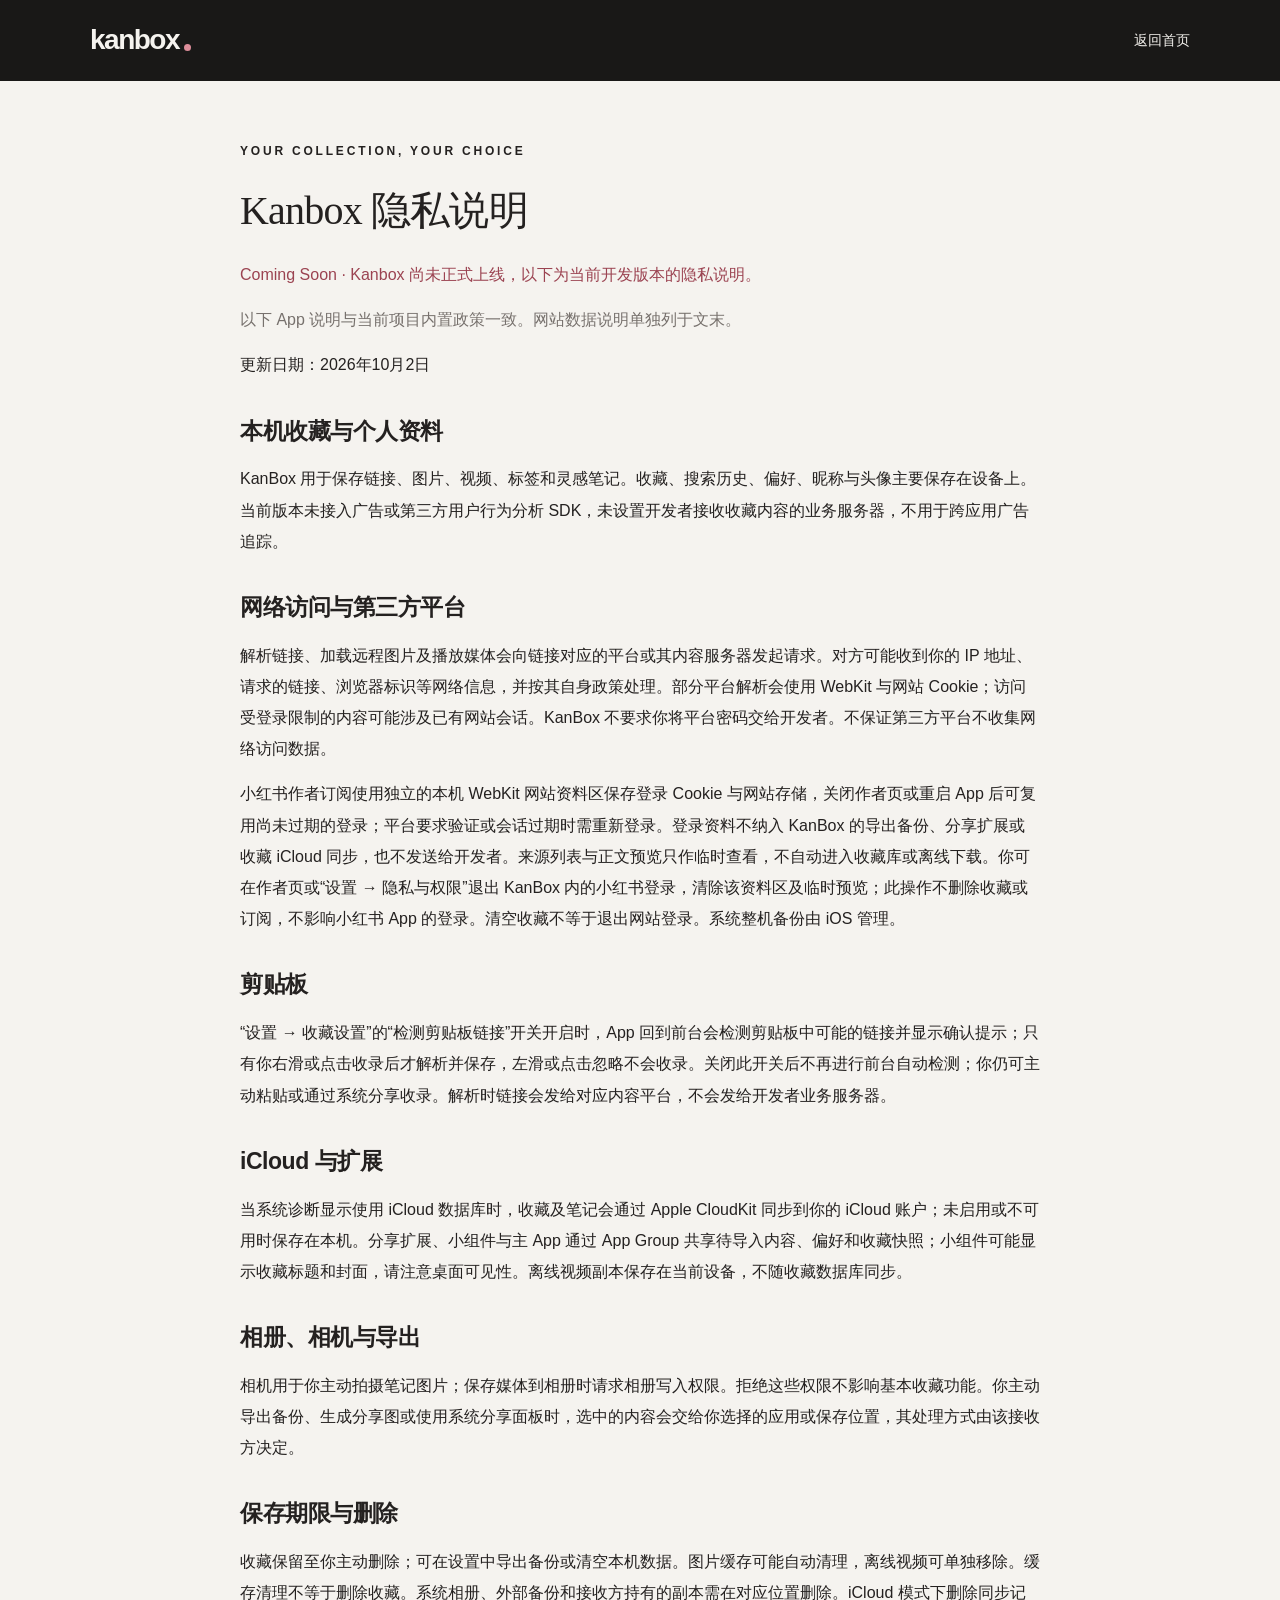
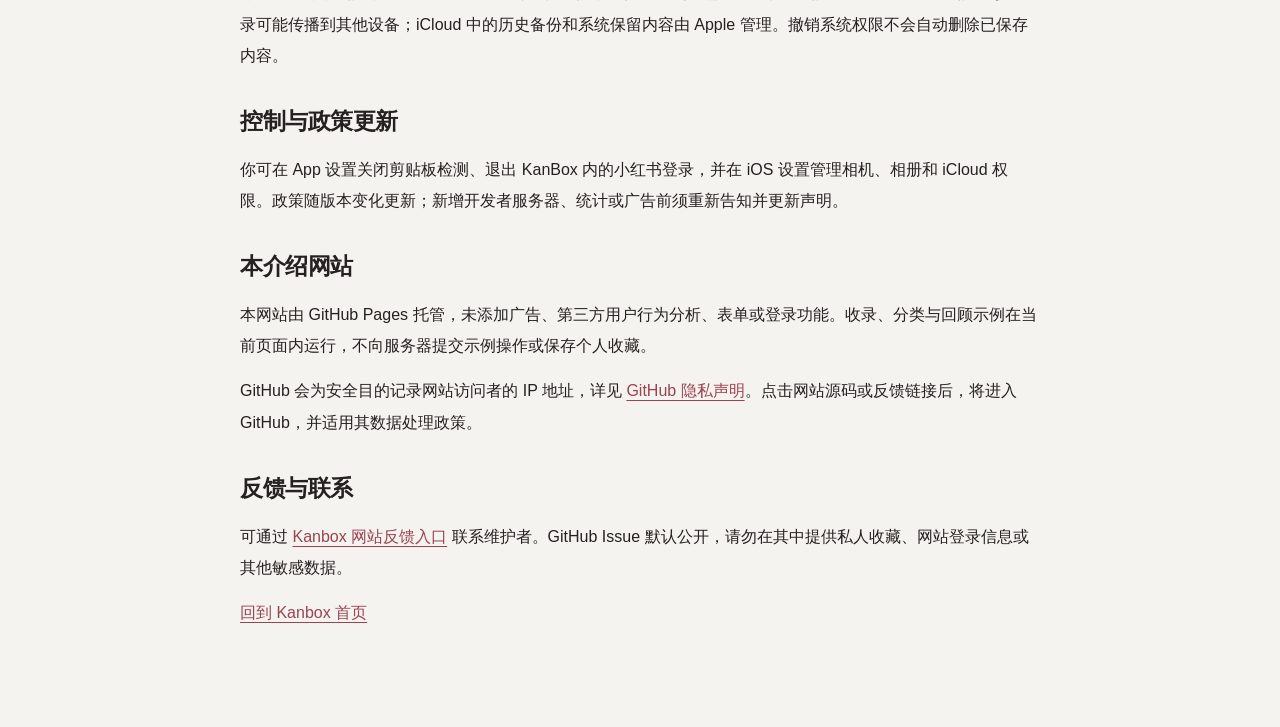
<file: site/privacy.html>
<!doctype html><html lang="zh-CN"><head><meta charset="utf-8"><meta name="viewport" content="width=device-width,initial-scale=1"><meta name="theme-color" content="#191817"><title>隐私说明 · Kanbox</title><meta name="description" content="了解 Kanbox App 的本机数据、网络访问、剪贴板、iCloud、媒体与备份，以及介绍网站的数据处理。"><link rel="canonical" href="{{SITE_URL}}/privacy.html"><link rel="icon" href="assets/favicon.svg" type="image/svg+xml"><link rel="stylesheet" href="styles.css"></head><body><a class="skip-link" href="#privacy">跳到正文</a><header class="legal-header"><div class="wrap"><a class="brand" href="index.html">kanbox<span class="brand-dot" aria-hidden="true"></span></a><a href="index.html">返回首页</a></div></header><main class="legal-main wrap" id="privacy"><span class="eyebrow">YOUR COLLECTION, YOUR CHOICE</span><h1>Kanbox 隐私说明</h1>
    <p class="legal-launch-note">Coming Soon · Kanbox 尚未正式上线，以下为当前开发版本的隐私说明。</p><p class="legal-intro">以下 App 说明与当前项目内置政策一致。网站数据说明单独列于文末。</p><p>更新日期：2026年10月2日</p><h2>本机收藏与个人资料</h2><p>KanBox 用于保存链接、图片、视频、标签和灵感笔记。收藏、搜索历史、偏好、昵称与头像主要保存在设备上。当前版本未接入广告或第三方用户行为分析 SDK，未设置开发者接收收藏内容的业务服务器，不用于跨应用广告追踪。</p><h2>网络访问与第三方平台</h2><p>解析链接、加载远程图片及播放媒体会向链接对应的平台或其内容服务器发起请求。对方可能收到你的 IP 地址、请求的链接、浏览器标识等网络信息，并按其自身政策处理。部分平台解析会使用 WebKit 与网站 Cookie；访问受登录限制的内容可能涉及已有网站会话。KanBox 不要求你将平台密码交给开发者。不保证第三方平台不收集网络访问数据。</p><p>小红书作者订阅使用独立的本机 WebKit 网站资料区保存登录 Cookie 与网站存储，关闭作者页或重启 App 后可复用尚未过期的登录；平台要求验证或会话过期时需重新登录。登录资料不纳入 KanBox 的导出备份、分享扩展或收藏 iCloud 同步，也不发送给开发者。来源列表与正文预览只作临时查看，不自动进入收藏库或离线下载。你可在作者页或“设置 → 隐私与权限”退出 KanBox 内的小红书登录，清除该资料区及临时预览；此操作不删除收藏或订阅，不影响小红书 App 的登录。清空收藏不等于退出网站登录。系统整机备份由 iOS 管理。</p><h2>剪贴板</h2><p>“设置 → 收藏设置”的“检测剪贴板链接”开关开启时，App 回到前台会检测剪贴板中可能的链接并显示确认提示；只有你右滑或点击收录后才解析并保存，左滑或点击忽略不会收录。关闭此开关后不再进行前台自动检测；你仍可主动粘贴或通过系统分享收录。解析时链接会发给对应内容平台，不会发给开发者业务服务器。</p><h2>iCloud 与扩展</h2><p>当系统诊断显示使用 iCloud 数据库时，收藏及笔记会通过 Apple CloudKit 同步到你的 iCloud 账户；未启用或不可用时保存在本机。分享扩展、小组件与主 App 通过 App Group 共享待导入内容、偏好和收藏快照；小组件可能显示收藏标题和封面，请注意桌面可见性。离线视频副本保存在当前设备，不随收藏数据库同步。</p><h2>相册、相机与导出</h2><p>相机用于你主动拍摄笔记图片；保存媒体到相册时请求相册写入权限。拒绝这些权限不影响基本收藏功能。你主动导出备份、生成分享图或使用系统分享面板时，选中的内容会交给你选择的应用或保存位置，其处理方式由该接收方决定。</p><h2>保存期限与删除</h2><p>收藏保留至你主动删除；可在设置中导出备份或清空本机数据。图片缓存可能自动清理，离线视频可单独移除。缓存清理不等于删除收藏。系统相册、外部备份和接收方持有的副本需在对应位置删除。iCloud 模式下删除同步记录可能传播到其他设备；iCloud 中的历史备份和系统保留内容由 Apple 管理。撤销系统权限不会自动删除已保存内容。</p><h2>控制与政策更新</h2><p>你可在 App 设置关闭剪贴板检测、退出 KanBox 内的小红书登录，并在 iOS 设置管理相机、相册和 iCloud 权限。政策随版本变化更新；新增开发者服务器、统计或广告前须重新告知并更新声明。</p><h2>本介绍网站</h2><p>本网站由 GitHub Pages 托管，未添加广告、第三方用户行为分析、表单或登录功能。收录、分类与回顾示例在当前页面内运行，不向服务器提交示例操作或保存个人收藏。</p><p>GitHub 会为安全目的记录网站访问者的 IP 地址，详见 <a href="https://docs.github.com/en/site-policy/privacy-policies/github-general-privacy-statement" target="_blank" rel="noopener noreferrer">GitHub 隐私声明</a>。点击网站源码或反馈链接后，将进入 GitHub，并适用其数据处理政策。</p><h2>反馈与联系</h2><p>可通过 <a href="https://github.com/sexyfeifan/kanbox-site/issues" target="_blank" rel="noopener noreferrer">Kanbox 网站反馈入口</a> 联系维护者。GitHub Issue 默认公开，请勿在其中提供私人收藏、网站登录信息或其他敏感数据。</p><p><a href="index.html">回到 Kanbox 首页</a></p></main></body></html>
</file>
<file: site/styles.css>
@charset "UTF-8";
:root{--ink:#242120;--paper:#f5f3ef;--white:#fdfcf9;--rose:#9b4351;--rose-light:#dc8d9a;--muted:#77716d;--line:#ded9d3;--dark:#191817;--serif:"Songti SC","Noto Serif CJK SC","STSong",serif;--sans:-apple-system,BlinkMacSystemFont,"Segoe UI","PingFang SC","Microsoft YaHei",sans-serif}
*{box-sizing:border-box}html{scroll-behavior:smooth;scroll-padding-top:96px}body{margin:0;color:var(--ink);background:var(--paper);font-family:var(--sans);font-size:16px;line-height:1.7;-webkit-font-smoothing:antialiased}button,a{-webkit-tap-highlight-color:transparent}button{font:inherit;cursor:pointer}button,a,summary{touch-action:manipulation}a{color:inherit;text-decoration:none}button:focus-visible,a:focus-visible,summary:focus-visible,[tabindex]:focus-visible{outline:3px solid var(--rose-light);outline-offset:6px}button:disabled{cursor:default}h1,h2,h3,p{margin:0}img{max-width:100%;display:block}ul{list-style:none;margin:0;padding:0}[hidden]{display:none!important}.wrap{max-width:1180px;margin:0 auto;padding:0 40px}.skip-link{position:fixed;top:-100px;left:20px;padding:10px 20px;background:var(--white);color:var(--ink);z-index:100}.skip-link:focus{top:10px}.site-header{height:82px;position:absolute;top:0;left:0;right:0;z-index:10;max-width:1380px;margin:auto;padding:0 40px;display:flex;align-items:center;justify-content:space-between;gap:24px;color:var(--paper);border-bottom:1px solid #ffffff12}.brand{display:inline-flex;align-items:center;gap:3px;font-size:28px;font-weight:850;letter-spacing:-1.5px;line-height:1.1}.brand-dot{width:7px;height:7px;border-radius:50%;background:var(--rose-light);align-self:flex-end;margin-bottom:5px;margin-left:2px}.site-header nav{display:flex;gap:30px;font-size:14px;color:#c0bab4}.site-header nav a:hover{color:white}.nav-cta{font-size:14px;padding:9px 20px;border:1px solid #ffffff45;border-radius:99px;white-space:nowrap}.nav-cta:hover{background:#ffffff14}.hero{background:var(--dark);color:var(--paper);position:relative;overflow:hidden;padding-top:118px;isolation:isolate}.hero:before{content:"";position:absolute;inset:0;z-index:-1;background:radial-gradient(ellipse at 80% 65%,#9b435126,transparent 50%),radial-gradient(ellipse at 35% 25%,#78645412,transparent 45%)}.hero-grain{position:absolute;inset:0;pointer-events:none;opacity:.07;background-image:url("data:image/svg+xml,%3Csvg viewBox='0 0 180 180' xmlns='http://www.w3.org/2000/svg'%3E%3Cfilter id='n'%3E%3CfeTurbulence type='fractalNoise' baseFrequency='.7' numOctaves='3' stitchTiles='stitch'/%3E%3C/filter%3E%3Crect width='100%25' height='100%25' opacity='.7' filter='url(%23n)'/%3E%3C/svg%3E");z-index:-1}.hero-top{display:flex;justify-content:space-between;align-items:center;gap:24px}.eyebrow{font-size:12px;letter-spacing:2.8px;font-weight:550}.availability{font-size:13px;color:#a49c95}.hero-word{font-family:Georgia,"Times New Roman",serif;font-size:clamp(120px,20vw,260px);line-height:1.1;letter-spacing:-.065em;position:relative;font-weight:400;padding-top:10px;padding-bottom:12px}.hero-word>span{font:16px var(--sans);letter-spacing:0;position:relative;top:-.9em;vertical-align:top;margin:35px 0 0 15px;display:inline-block;color:var(--rose-light)}.hero-main{display:grid;grid-template-columns:1fr 1fr;gap:20px;align-items:center;padding-top:20px;padding-bottom:36px}.hero-copy{position:relative;z-index:2;padding-bottom:50px}h1{font-family:var(--serif);font-size:clamp(36px,4vw,52px);line-height:1.4;font-weight:500;letter-spacing:-.02em}.accent-text{color:var(--rose-light)}.hero-copy>p{font-size:16px;color:#b7afa8;margin-top:25px;line-height:1.95}.hero-actions{display:flex;gap:30px;align-items:center;margin-top:34px}.button{display:inline-flex;justify-content:center;align-items:center;min-height:48px;padding:13px 25px;border:0;border-radius:99px;font-size:15px;font-weight:600;transition:background .2s,transform .2s}.button:hover{transform:translateY(-2px)}.button-light{background:var(--paper);color:var(--ink)}.button-light:hover{background:white}.button-rose{background:var(--rose);color:white}.button-rose:hover{background:#863443}.text-link{font-size:14px;border-bottom:1px solid #ffffff38;padding-bottom:3px}.text-link span{margin-left:9px;color:var(--rose-light)}.hero-bottom{display:flex;align-items:center;gap:15px;font-size:13px;color:#9d958e;margin-top:46px;letter-spacing:2px}.hero-bottom i{height:1px;width:24px;background:#645950}.hero-stage{height:528px;position:relative;display:flex;justify-content:center;align-items:flex-start}.phone{width:240px;padding:8px;border-radius:36px;background:linear-gradient(145deg,#77716b,#252321 25%,#38332f 75%,#716760);box-shadow:0 40px 65px #0006,0 0 0 1px #ffffff18;position:relative;z-index:3;transform:rotate(6deg)}.phone img{border-radius:29px;width:100%;height:auto}.phone-camera{width:67px;height:17px;background:#181716;border-radius:99px;position:absolute;top:14px;left:50%;transform:translateX(-50%);z-index:1}.floating-note{position:absolute;padding:16px;background:#eee9e1;color:var(--ink);width:185px;border-radius:13px;box-shadow:0 25px 55px #0006}.floating-left{left:0;top:65px;transform:rotate(-12deg);z-index:2}.floating-right{right:-4px;top:274px;transform:rotate(12deg);z-index:4;background:#efe0e0}.floating-note strong{display:block;font-family:var(--serif);font-size:18px;line-height:1.5;margin:10px 0}.tiny-label{font-size:12px;letter-spacing:1px;color:var(--muted)}.note-footer{font-size:11px;color:var(--muted)}.note-art{height:110px;margin-top:12px;border-radius:6px;position:relative;overflow:hidden}.art-arch{background:#b8a38d;position:relative;overflow:hidden}.art-arch:before{content:"";position:absolute;top:22%;bottom:0;left:18%;right:18%;border-radius:90px 90px 0 0;background:#ead6b9}.art-arch:after{content:"";position:absolute;top:32%;bottom:0;left:29%;right:29%;border-radius:90px 90px 0 0;background:linear-gradient(#597279 0 65%,#debb91 65%)}.art-arch i{position:absolute;z-index:1;width:35px;height:35px;border-radius:50%;background:#f1d6a6;left:50%;top:43%;transform:translateX(-50%)}.article-lines{display:flex;gap:6px;flex-direction:column;margin-top:16px;margin-bottom:16px}.article-lines i{display:block;height:4px;background:#9b435135;border-radius:4px;width:95%}.article-lines i:nth-child(2){width:80%}.article-lines i:nth-child(3){width:65%}.stage-caption{position:absolute;bottom:0;left:50%;transform:translateX(-50%);font-size:11px;color:#a69b91;white-space:nowrap;letter-spacing:.5px}.hero-foot{padding-top:25px;padding-bottom:25px;border-top:1px solid #ffffff1a;display:flex;justify-content:space-between;gap:20px;font-size:13px;color:#9d958e}.hero-foot a{font-size:10px;letter-spacing:1.5px}.hero-foot a span{font-size:17px;margin-left:15px;color:var(--paper)}.platform-strip{padding:39px 0;background:#ece8e2;border-bottom:1px solid var(--line)}.platform-strip>.wrap{display:flex;align-items:center;gap:60px}.platform-strip p{font-size:15px;line-height:1.8;flex-shrink:0;color:#71665e}.platform-strip strong{color:var(--ink);font-weight:500}.platform-strip ul{display:flex;flex-wrap:wrap;gap:13px 24px;align-items:center;font-size:16px;font-weight:550;color:#5c5550}.section{padding-top:105px;padding-bottom:105px}.section-label{display:flex;justify-content:space-between;gap:20px;font-size:12px;letter-spacing:1.8px;color:var(--muted);border-top:1px solid var(--line);padding-top:22px;margin-bottom:54px}.section-label span:first-child{color:var(--rose);font-weight:600}.split{display:grid;grid-template-columns:1fr 1fr;gap:90px;align-items:center}h2{font-family:var(--serif);font-weight:500;font-size:clamp(32px,4vw,48px);line-height:1.45;letter-spacing:-.02em}.section-copy>p{margin-top:24px;max-width:460px;color:var(--muted);line-height:1.9;font-size:16px}.feature-lines{margin-top:32px}.feature-lines>div{display:flex;gap:20px;padding:21px 0;border-bottom:1px solid var(--line)}.feature-lines>div:last-child{border-bottom:0}.line-number{color:var(--rose);font-size:11px;padding-top:3px}.feature-lines h3{font-size:17px;font-weight:550}.feature-lines p{font-size:14px;line-height:1.8;color:var(--muted);margin-top:7px}.demo-surface{background:var(--white);border:1px solid var(--line);padding:28px;border-radius:18px;box-shadow:0 20px 60px #2b24230a}.demo-top{display:flex;justify-content:space-between;align-items:center;gap:20px;margin-bottom:35px;color:var(--muted);font-size:11px}.mini-brand{font-size:25px;letter-spacing:-1.3px;font-weight:850;color:var(--ink)}.save-input{display:flex;align-items:center;gap:13px;padding:18px 13px;border:1px solid var(--line);border-radius:12px;background:var(--paper)}.save-input>div{flex:1;min-width:0}.save-input>div>span{font-size:11px;color:var(--muted);display:block}.save-input strong{font-size:15px;font-weight:500}.link-icon{font-size:22px;color:var(--rose)}.source-pill{font-size:11px;padding:3px 9px;border-radius:99px;background:#e9e4de;color:#77716d}.flow-line{height:70px;display:flex;flex-direction:column;align-items:center;justify-content:center;gap:4px;font-size:10px;color:var(--muted)}.flow-line i{width:1px;height:12px;background:#bbb3aa}.saved-preview{border:1px solid var(--line);border-radius:14px;overflow:hidden}.saved-preview>.note-art{margin-top:0;height:158px;border-radius:0}.saved-preview>div:last-child{padding:22px}.saved-preview h3{font-family:var(--serif);font-size:24px;font-weight:500;margin-top:5px}.saved-preview p{font-size:13px;line-height:1.8;color:var(--muted);margin:12px 0 14px}.tag{display:inline-block;padding:3px 11px;border-radius:99px;background:#9b435110;font-size:11px;color:var(--rose)}.demo-save{display:flex;width:100%;margin-top:24px}.demo-save.saved{background:#393633}.demo-status{text-align:center;color:var(--muted);font-size:11px;min-height:2.7em;line-height:1.7;margin-top:13px}.organize-section{background:#ece8e2}.section-heading{display:grid;grid-template-columns:1.1fr 1fr;gap:100px;align-items:end;margin-bottom:50px}.section-heading p{color:var(--muted);font-size:16px;line-height:1.9}.section-heading .muted{margin-top:14px;font-size:14px}.library-demo{background:var(--white);padding:28px;border:1px solid var(--line);border-radius:18px;box-shadow:0 30px 70px #3029200a}.library-toolbar{display:flex;justify-content:space-between;align-items:center;gap:24px}.library-toolbar>div{display:flex;gap:18px;align-items:baseline}.library-subtitle{font-size:12px;color:var(--muted)}.demo-badge{font-size:10px;color:var(--muted);border:1px solid var(--line);border-radius:99px;padding:3px 11px}.library-tabs{display:flex;gap:10px;margin:25px 0}.library-tabs button{background:transparent;border:1px solid var(--line);padding:8px 14px;font-size:13px;color:var(--muted);border-radius:99px;white-space:nowrap}.library-tabs button[aria-selected=true]{background:var(--ink);color:var(--white);border-color:var(--ink)}.library-tabs button span{opacity:.65;margin-left:7px;font-size:10px}.demo-grid{display:grid;grid-template-columns:repeat(3,minmax(0,1fr));gap:20px}.demo-card{border-radius:9px;background:var(--paper);overflow:hidden;border:1px solid #e6e1d9}.card-art,.card-quote{height:190px;position:relative;overflow:hidden}.art-circle{background:#d6c9a9;position:relative;overflow:hidden}.art-circle:before{content:"";position:absolute;width:140px;height:140px;top:20px;left:50%;transform:translateX(-50%);border-radius:50%;background:#f6ebd2}.art-circle i{position:absolute;bottom:0;left:28%;width:23%;height:45%;background:#917e60;border-radius:8px 8px 0 0}.art-circle b{position:absolute;bottom:20%;left:47%;height:1px;width:40%;background:#877152;transform:rotate(-35deg)}.art-window{background:#8b9c9c;position:relative;overflow:hidden}.art-window:before{content:"";position:absolute;inset:15% 20% -20%;background:#d9e4df;border:9px solid #b7c6bc;border-radius:70px 70px 0 0}.art-window:after{content:"";position:absolute;bottom:-36px;left:0;right:0;height:100px;border-radius:50%;background:#506c67;transform:rotate(12deg)}.art-window i{width:33px;height:33px;background:#ece8c9;position:absolute;left:42%;top:35%;border-radius:50%}.art-window b{position:absolute;z-index:1;top:17%;bottom:0;left:50%;width:5px;background:#b7c6bc}.card-quote{display:flex;align-items:center;justify-content:center;flex-direction:column;font:25px/1.7 var(--serif);letter-spacing:.5px;text-align:center}.card-quote span{font:9px/1.7 var(--sans);letter-spacing:2px;margin-top:16px;opacity:.55}.quote-rose{background:#e8c7c7;color:#693a44}.quote-dark{background:#303533;color:#e4e0d5}.quote-paper{background:#e2d6c0;color:#75634c}.demo-card-copy{padding:16px}.demo-card-copy>span{font-size:10px;color:var(--muted)}.demo-card-copy h3{font-size:16px;font-weight:500;line-height:1.6;margin-top:6px}.demo-card-copy p{font-size:11px;color:var(--rose);margin-top:8px}.demo-caption{font-size:11px;color:var(--muted);margin-top:21px;text-align:center;line-height:1.8}.organize-details{display:grid;grid-template-columns:repeat(3,1fr);gap:35px;margin-top:36px}.organize-details>div{padding-left:15px;border-left:2px solid #9b435150}.organize-details span{font-size:15px;font-weight:550}.organize-details p{font-size:13px;color:var(--muted);margin-top:6px}.media-grid{display:grid;grid-template-columns:repeat(4,1fr);gap:18px}.media-card{background:var(--white);border:1px solid var(--line);border-radius:12px;padding:27px 23px;display:flex;flex-direction:column}.media-symbol{display:block;height:63px;font-family:Georgia,serif;font-size:43px;line-height:1.3;color:var(--rose)}.media-card h3{font-size:17px;font-weight:550;margin-top:17px}.media-card p{font-size:14px;color:var(--muted);line-height:1.9;margin-top:14px;flex:1}.card-index{font-size:10px;letter-spacing:1.5px;color:var(--muted);margin-top:34px}.photo-symbol{height:38px;width:48px;border:2px solid var(--rose);border-radius:7px;margin-bottom:25px;position:relative;overflow:hidden;margin-top:3px}.photo-symbol:before{content:"";width:7px;height:7px;position:absolute;top:6px;right:8px;background:var(--rose);border-radius:50%}.photo-symbol:after{content:"";position:absolute;bottom:-14px;left:5px;width:30px;height:30px;background:var(--rose);transform:rotate(45deg);border-radius:3px}.play-symbol{font-family:var(--sans);font-size:33px;padding-top:4px}.share-symbol{font-family:var(--sans);font-size:46px}.section-note{font-size:12px;line-height:1.8;color:var(--muted);margin-top:24px}.rediscover-section{background:#e9dfdb}.rediscover-split{gap:110px}.revisit-stage{position:relative;text-align:center;padding:22px 20px 0}.revisit-stage>.tiny-label{letter-spacing:2px;font-size:11px}.revisit-card{background:var(--white);border:1px solid #dcd1ca;border-radius:13px;margin:25px auto 24px;padding:22px 22px 26px;text-align:left;max-width:340px;box-shadow:12px 13px 0 -2px #d5c8c0,0 20px 40px #3525180c;transform:rotate(-3deg);transition:transform .3s}.revisit-kicker{font-size:11px;color:var(--muted)}.revisit-art{height:205px;margin:16px 0 22px;border-radius:6px}.revisit-card h3{font-family:var(--serif);font-size:24px;line-height:1.5;font-weight:500}.revisit-card p{font-size:13px;color:var(--muted);margin:12px 0 17px;line-height:1.9}.revisit-button{background:transparent;border:0;border-bottom:1px solid #a78b80;font-size:13px;padding:10px 0;color:#7a514f}.revisit-button span{margin-left:18px;font-size:19px}.data-section h2{margin-bottom:42px}.data-grid{display:grid;grid-template-columns:repeat(3,1fr);gap:50px}.data-grid article{border-top:1px solid var(--line);padding-top:22px}.data-grid h3{font-size:17px;font-weight:550}.data-grid p{font-size:14px;color:var(--muted);line-height:1.9;margin-top:14px}.inline-link{display:inline-flex;gap:20px;border-bottom:1px solid #bba99d;font-size:13px;padding-bottom:5px;margin-top:30px;color:var(--rose)}.faq-section{background:#ece8e2}.faq-layout{display:grid;grid-template-columns:1fr 1.5fr;gap:100px}.faq-list details{border-bottom:1px solid #d4cdc5;padding:22px 0}.faq-list details:first-child{padding-top:0}.faq-list summary{font-size:16px;font-weight:500;cursor:pointer;list-style:none;position:relative;padding-right:32px}.faq-list summary::-webkit-details-marker{display:none}.faq-list summary:after{content:"+";position:absolute;right:0;top:0;color:var(--rose);font-size:22px;line-height:1.2;font-weight:300}.faq-list details[open] summary:after{content:"−"}.faq-list p{font-size:14px;line-height:1.9;color:var(--muted);margin-top:18px;padding-right:25px}.get-section{background:var(--dark);color:var(--paper);padding:95px 0 0;overflow:hidden;text-align:center;position:relative}.get-section:before{content:"";position:absolute;inset:0;background:radial-gradient(ellipse at center,#9b43511c,transparent 70%);pointer-events:none}.get-section>.wrap{position:relative;z-index:1}.get-section .eyebrow{color:var(--rose-light)}.get-section h2{font-size:clamp(40px,5vw,64px);margin:25px 0 20px}.get-section p{color:#a49c95;font-size:15px;margin-bottom:32px}.get-note{display:block;color:#8e857e;font-size:11px;margin-top:17px}.get-word{display:block;font-family:Georgia,serif;line-height:.78;font-size:clamp(140px,25vw,340px);letter-spacing:-.065em;margin-top:85px;color:#ffffff09;user-select:none}.site-footer{display:grid;grid-template-columns:1fr auto;gap:30px;padding-top:40px;padding-bottom:35px}.site-footer>div>p{font-size:12px;color:var(--muted);margin-top:13px}.footer-links{display:flex;gap:25px;align-items:center;font-size:12px;color:var(--muted)}.footer-links a:hover{color:var(--rose)}.copyright{grid-column:1/-1;font-size:11px;color:var(--muted);border-top:1px solid var(--line);padding-top:20px;margin-top:4px}.reveal{transition:opacity .6s,transform .6s}.motion-ready .reveal:not(.revealed){opacity:0;transform:translateY(18px)}.legal-main{padding-top:55px;padding-bottom:85px;max-width:880px}.legal-header{background:var(--dark);color:var(--paper);padding:25px 0}.legal-header>.wrap{display:flex;justify-content:space-between;align-items:center}.legal-header a:last-child{font-size:14px}.legal-main h1{font-size:40px;margin:20px 0}.legal-intro{color:var(--muted);margin-bottom:35px;font-size:14px}.legal-main h2{font:600 23px/1.6 var(--sans);margin:32px 0 14px}.legal-main p{font-size:16px;line-height:1.95;margin-bottom:14px}.legal-main a{color:var(--rose);text-decoration:underline;text-underline-offset:4px}
@media(min-width:1500px){.hero-word{font-size:260px}}
@media(max-width:1024px){.wrap{padding-left:30px;padding-right:30px}.hero-word{font-size:20vw}.hero-stage{height:485px}.phone{width:218px}.floating-note{width:157px;padding:13px}.floating-left{left:-8px}.floating-right{right:-4px;top:280px}.floating-note strong{font-size:16px}.hero-copy{padding-bottom:20px}.hero-main{gap:20px}.hero-actions{gap:20px}.split{gap:50px}.section-heading{gap:45px}.section{padding-top:80px;padding-bottom:80px}.platform-strip>.wrap{gap:40px}.platform-strip ul{gap:10px 20px}.media-grid{grid-template-columns:repeat(2,1fr)}.rediscover-split{gap:60px}.faq-layout{gap:55px}.card-art,.card-quote{height:160px}.card-quote{font-size:22px}}
@media(max-width:760px){html{scroll-padding-top:20px}.wrap{padding-left:24px;padding-right:24px}.site-header{height:72px;padding:0 24px;gap:15px}.site-header .brand{font-size:25px}.site-header nav{gap:18px;font-size:12px}.site-header nav a:nth-child(3),.site-header nav a:nth-child(4){display:none}.nav-cta{font-size:12px;padding:7px 13px}.hero{padding-top:104px}.hero-top .eyebrow{font-size:10px;letter-spacing:1.7px}.availability{font-size:10px}.hero-word{font-size:23vw;padding-top:16px;padding-bottom:14px;line-height:1.2}.hero-word>span{font-size:10px;margin:15px 0 0 8px;top:0}.hero-main{grid-template-columns:1fr;gap:18px;padding-top:16px;padding-bottom:22px}.hero-copy{padding:0}h1{font-size:35px;line-height:1.45}.hero-copy>p{font-size:14px;margin-top:19px;line-height:1.9;max-width:420px}.hero-actions{margin-top:25px;gap:24px}.hero-actions .button{padding:12px 20px;font-size:13px}.text-link{font-size:13px}.hero-bottom{margin-top:24px;font-size:11px;gap:13px}.hero-stage{height:490px;margin:22px auto 0;width:100%;max-width:450px}.phone{width:215px;transform:rotate(5deg)}.floating-left{left:0;top:65px;width:145px;transform:rotate(-13deg)}.floating-right{right:0;top:267px;width:145px}.floating-note strong{font-size:15px}.floating-note .tiny-label{font-size:10px}.floating-note .note-art{height:90px}.stage-caption{bottom:0;font-size:10px}.hero-foot{padding-top:20px;padding-bottom:20px;font-size:11px;gap:15px}.hero-foot a{font-size:9px;white-space:nowrap;letter-spacing:1px}.hero-foot a span{margin-left:5px}.platform-strip{padding:28px 0}.platform-strip>.wrap{display:block}.platform-strip p br{display:none}.platform-strip p{font-size:14px}.platform-strip strong{margin-left:7px}.platform-strip ul{margin-top:20px;gap:12px 21px;font-size:14px}.section{padding-top:65px;padding-bottom:65px}.section-label{margin-bottom:35px;font-size:10px;letter-spacing:1.2px;padding-top:16px}.split,.section-heading,.faq-layout{grid-template-columns:1fr;gap:35px}.section-copy>p{font-size:15px;margin-top:18px}.section-heading{margin-bottom:32px;gap:18px}.section-heading p{font-size:15px}.feature-lines{margin-top:22px}.feature-lines>div{padding:18px 0}.feature-lines h3{font-size:16px}.feature-lines p{font-size:13px}.demo-surface{padding:23px}.demo-top{margin-bottom:25px}.library-demo{padding:20px}.library-tabs{gap:7px;margin:23px 0}.library-tabs button{font-size:11px;padding:7px 10px}.library-tabs button span{margin-left:4px}.demo-grid{grid-template-columns:repeat(2,minmax(0,1fr));gap:12px}.card-art,.card-quote{height:145px}.card-quote{font-size:17px;letter-spacing:0}.card-quote span{font-size:7px;letter-spacing:1px}.demo-card-copy{padding:12px}.demo-card-copy h3{font-size:13px}.demo-card-copy p{font-size:10px}.demo-card-copy>span{font-size:9px}.demo-caption{font-size:10px;margin-top:18px}.organize-details{gap:17px;margin-top:25px;grid-template-columns:1fr}.organize-details>div{padding-left:13px}.organize-details p{margin-top:3px}.media-grid{gap:12px}.media-card{padding:22px 17px}.media-card h3{font-size:15px;margin-top:8px}.media-card p{font-size:13px;margin-top:11px}.card-index{font-size:9px;letter-spacing:1px;margin-top:24px}.section-note{font-size:11px}.rediscover-split .revisit-stage{order:2}.revisit-stage{padding:0 12px}.revisit-card{max-width:300px}.data-grid{grid-template-columns:1fr;gap:26px}.data-grid p{margin-top:10px}.faq-layout{gap:32px}.faq-layout h2 br{display:none}.faq-list summary{font-size:15px}.faq-list p{font-size:13px}.get-section{padding-top:65px}.get-section .eyebrow{font-size:10px;letter-spacing:1.5px}.get-section h2{margin-top:22px}.get-section p{font-size:14px}.get-word{margin-top:65px;font-size:25vw}.site-footer{grid-template-columns:1fr;gap:22px;padding-top:30px}.footer-links{flex-wrap:wrap;gap:24px;font-size:12px}.copyright{margin-top:3px}.legal-main{padding-top:30px;padding-bottom:50px}.legal-main h1{font-size:30px}.legal-main h2{font-size:20px}.legal-main p{font-size:15px}.desktop-only{display:none}}
@media(max-width:380px){.wrap{padding-left:20px;padding-right:20px}.site-header{padding-left:20px;padding-right:20px}.site-header nav{gap:12px}.hero-top .eyebrow{font-size:9px;letter-spacing:1.2px}.availability{font-size:9px}h1{font-size:31px}.hero-stage{height:455px}.phone{width:196px}.floating-note{width:125px;padding:11px}.floating-right{top:260px}.floating-note strong{font-size:13px}.hero-foot>span{max-width:170px}.hero-actions{gap:17px}.library-tabs{gap:5px}.library-tabs button{padding:6px 7px}.library-tabs button span{display:none}.card-art,.card-quote{height:120px}.card-quote{font-size:15px}.media-grid{grid-template-columns:1fr}}
@media(prefers-reduced-motion:reduce){html{scroll-behavior:auto}*,*:before,*:after{animation:none!important;transition:none!important}.motion-ready .reveal:not(.revealed){opacity:1;transform:none}.button:hover{transform:none}}
.inline-text-link{color:var(--rose);text-decoration:underline;text-underline-offset:4px;margin:0 3px}
@media(max-width:760px){.site-header nav a:not(.pricing-nav){display:none}}
/* Pricing: four distinct cards, with detail kept below the comparison. */
.pricing-page{background:var(--dark);color:var(--paper)}
.pricing-page .legal-header{padding:22px 0;border-bottom:1px solid #ffffff12}
.pricing-page .legal-header nav{display:flex;gap:26px;font-size:14px;color:#c7beb6}
.pricing-page .legal-header .brand{font-size:28px}
.pricing-hero{padding:42px 0 28px;text-align:center;position:relative;background:radial-gradient(ellipse at 50% 0%,#9b435120,transparent 75%)}
.pricing-hero .eyebrow{font-size:11px;color:var(--rose-light);letter-spacing:2px}
.pricing-hero h1{font-size:clamp(32px,4.5vw,54px);margin:16px 0 13px;line-height:1.45}
.pricing-hero p{font-size:15px;color:#afa49a;line-height:1.8}
.pricing-content{max-width:1300px;padding-top:13px;padding-bottom:20px}
.pricing-plans{padding-top:13px;padding-bottom:38px}
.pricing-section-heading{display:flex;align-items:baseline;justify-content:space-between;gap:18px;margin-bottom:23px}
.pricing-section-heading h2{font:500 16px/1.7 var(--sans);color:#d7cbc0}
.pricing-section-heading>span{font-size:12px;color:#a99a8d;letter-spacing:.5px;white-space:nowrap}
.plan-grid{display:grid;grid-template-columns:repeat(4,minmax(0,1fr));gap:18px}
.plan-card{--card-ink:#2b2521;--card-muted:#75685d;--card-line:#2b25211c;--card-accent:#9b4351;--card-chip:#2b252108;--card-state:#2b25210a;display:flex;flex-direction:column;position:relative;min-width:0;padding:26px 24px 22px;border:1px solid #ffffff22;border-radius:23px;background:#faf8f4;color:var(--card-ink);box-shadow:0 15px 40px #00000026;transition:transform .25s,box-shadow .25s}
.plan-card:hover{transform:translateY(-5px);box-shadow:0 23px 50px #00000038}
.plan-card-top{display:flex;justify-content:space-between;align-items:center;gap:10px;margin-bottom:24px}
.plan-icon{display:grid;place-items:center;width:47px;height:47px;flex-shrink:0;border-radius:14px;background:var(--card-chip);color:var(--card-accent)}
.plan-icon svg{width:30px;height:30px;display:block}
.plan-eyebrow{font-size:10px;letter-spacing:1.5px;color:var(--card-muted)}
.plan-name-row{display:flex;justify-content:space-between;align-items:center;gap:8px;min-height:32px}
.plan-name-row h3{font-size:21px;font-weight:600;line-height:1.5}
.plan-recommendation{font-size:11px;padding:3px 9px;border:1px solid #fff5;border-radius:99px;white-space:nowrap;color:#fff2e5}
.plan-price{display:flex;align-items:baseline;gap:3px;margin-top:19px;line-height:1.15;white-space:nowrap;font-variant-numeric:tabular-nums}
.plan-price .currency{font:24px/1.3 Georgia,serif;align-self:flex-start;padding-top:9px;margin-right:2px;color:var(--card-muted)}
.plan-price .price-number{font:64px/1.1 Georgia,serif;letter-spacing:-3px}
.plan-price .plan-period{font-size:13px;margin-left:5px;color:var(--card-muted);letter-spacing:0}
.plan-description{font-size:13px;line-height:1.8;color:var(--card-muted);margin-top:14px;min-height:3.6em}
.plan-quota{display:flex;align-items:baseline;gap:8px;flex-wrap:wrap;margin-top:23px;padding:18px 0;border-top:1px solid var(--card-line);border-bottom:1px solid var(--card-line)}
.plan-quota strong{font-size:25px;line-height:1.3;font-weight:500;letter-spacing:-1px}
.plan-quota>span:not(.quota-plan){font-size:13px;color:var(--card-muted)}
.quota-plan{width:100%;font-size:10px;line-height:1.5;letter-spacing:1px;color:var(--card-muted)}
.plan-features{padding:21px 0 28px;flex:1}
.plan-features li{font-size:13px;line-height:1.8;color:var(--card-muted);margin-bottom:10px;padding-left:21px;position:relative}
.plan-features li:last-child{margin-bottom:0}
.plan-features li:before{content:"";position:absolute;left:1px;top:7px;width:9px;height:5px;border-left:1.5px solid var(--card-accent);border-bottom:1.5px solid var(--card-accent);transform:rotate(-45deg)}
.plan-state{display:flex;justify-content:center;align-items:center;gap:8px;margin-top:auto;font-size:13px;padding:12px 6px;line-height:1.7;border-radius:99px;background:var(--card-state);color:var(--card-muted)}
.plan-state>span{font-size:17px;line-height:1}
.free-plan{background:#e7ddca;--card-chip:#fff5;--card-accent:#827050;--card-muted:#76654e}
.monthly-plan{background:#faf8f4}
.annual-plan{background:linear-gradient(155deg,#a85262,#853a4a);border-color:#e29aa56b;--card-ink:#fff8ef;--card-muted:#f0d7d9;--card-accent:#ffe4d1;--card-line:#ffffff2b;--card-chip:#ffffff13;--card-state:#ffffff16;box-shadow:0 18px 48px #9b435120}
.lifetime-plan{background:linear-gradient(150deg,#343431,#282927);border-color:#ffffff29;--card-ink:#f5f1e9;--card-muted:#b8b5a9;--card-accent:#dfc498;--card-line:#ffffff20;--card-chip:#ffffff0a;--card-state:#ffffff0d}
.pricing-notice{display:flex;gap:18px;align-items:flex-start;margin-top:27px;padding:0 2px;color:#a99a8d}
.notice-label{padding:3px 9px;white-space:nowrap;border:1px solid #ffffff22;border-radius:6px;font-size:11px;color:#c8b5a4}
.pricing-notice p{font-size:12px;line-height:1.9;padding-top:1px}
.pricing-faq{border-top:1px solid #ffffff20;padding:36px 0 40px;max-width:860px;margin:auto}
.pricing-faq .pricing-section-heading{margin-bottom:28px}
.pricing-faq .pricing-section-heading h2{font:500 30px/1.5 var(--serif);color:var(--paper)}
.pricing-faq .faq-list details{border-color:#ffffff20}
.pricing-faq .faq-list summary{font-size:15px;color:#ddd1c5}
.pricing-faq .faq-list summary:after{color:var(--rose-light)}
.pricing-faq .faq-list p{font-size:14px;color:#afa49a}
.pricing-faq .inline-text-link{color:var(--rose-light)}
.pricing-bottom{display:flex;align-items:center;justify-content:space-between;gap:20px;background:#ffffff06;border:1px solid #ffffff19;padding:25px 28px;border-radius:16px;max-width:860px;margin:0 auto 27px}
.pricing-bottom p{font-size:16px;color:#d7cbc0}
.pricing-bottom .button{font-size:13px;flex-shrink:0}
.pricing-page .site-footer{border-top:1px solid #ffffff12}
.pricing-page .site-footer>div>p,.pricing-page .footer-links,.pricing-page .copyright{color:#9f9185}
.pricing-page .copyright{border-color:#ffffff17}
.pricing-page .footer-links a:hover{color:var(--rose-light)}
@media(max-width:1100px){.pricing-content{max-width:820px}.plan-grid{grid-template-columns:repeat(2,minmax(0,1fr));gap:22px}.plan-card{padding:27px}.plan-description{min-height:0}.plan-price .price-number{font-size:68px}.plan-card-top{margin-bottom:20px}}
@media(max-width:760px){.pricing-page .legal-header{padding:20px 0}.pricing-page .legal-header nav{gap:18px;font-size:13px}.pricing-hero{padding:35px 0 23px}.pricing-hero .eyebrow{font-size:9px;letter-spacing:1.4px}.pricing-hero h1{font-size:32px}.pricing-hero p{font-size:14px;max-width:320px;margin:auto}.pricing-content{padding-top:9px;max-width:540px}.pricing-section-heading h2{font-size:14px}.pricing-section-heading>span{font-size:11px}.plan-grid{grid-template-columns:1fr;gap:18px}.plan-card{padding:25px 27px;border-radius:22px}.plan-card-top{margin-bottom:17px}.plan-name-row h3{font-size:22px}.plan-price .price-number{font-size:68px}.plan-price .plan-period{font-size:14px}.plan-description{font-size:14px;margin-top:12px}.plan-quota{margin-top:21px}.plan-features{padding:20px 0 25px}.plan-features li{font-size:14px}.plan-state{font-size:14px}.plan-eyebrow{font-size:11px}.plan-icon{width:45px;height:45px}.pricing-notice{display:block;margin-top:22px}.notice-label{display:inline-block;margin-bottom:10px}.pricing-notice p{font-size:12px}.pricing-plans{padding-bottom:29px}.pricing-faq{padding-top:29px}.pricing-faq .pricing-section-heading h2{font-size:26px}.pricing-faq .faq-list summary{font-size:14px}.pricing-bottom{display:block;text-align:center;padding:24px 20px}.pricing-bottom p{font-size:15px;margin-bottom:19px}}
@media(prefers-reduced-motion:reduce){.plan-card:hover{transform:none}}

/* User-supplied brand film; native controls remain available on every device. */
.promo-section{padding-top:65px;padding-bottom:0}
.promo-heading{display:flex;align-items:flex-end;justify-content:space-between;gap:25px;margin-bottom:24px}
.promo-heading .eyebrow{color:var(--rose);font-size:11px;letter-spacing:2px}
.promo-heading h2{font-size:32px;margin-top:12px;line-height:1.5}
.promo-duration{font-size:12px;color:var(--muted);white-space:nowrap;padding-bottom:5px}
.promo-player{margin:0;border-radius:20px;overflow:hidden;background:var(--dark);border:1px solid #3d3630;box-shadow:0 22px 60px #332b2412}
.promo-player video{display:block;width:100%;height:auto;aspect-ratio:16/9;object-fit:contain;background:var(--dark);color:var(--paper)}
.promo-player video:focus-visible{outline:3px solid var(--rose-light);outline-offset:-3px}
.promo-player figcaption{display:flex;justify-content:space-between;align-items:center;gap:20px;padding:17px 24px;border-top:1px solid #ffffff16;font-size:12px;color:#b4a79b;line-height:1.8}
.promo-player figcaption a{color:#d4c9bd;white-space:nowrap}
.promo-player figcaption a:hover{color:var(--rose-light)}
.promo-player figcaption a>span{margin-left:8px;color:var(--rose-light)}
@media(max-width:760px){.promo-section{padding-top:42px}.promo-heading{display:block;margin-bottom:20px}.promo-heading h2{font-size:25px;margin-top:8px}.promo-duration{display:block;margin-top:12px;font-size:11px;padding:0}.promo-player{border-radius:13px}.promo-player figcaption{padding:14px 16px;gap:10px;font-size:11px;flex-wrap:wrap}}

/* Prelaunch status and a native, touch-friendly editorial poster gallery. */
.launch-pill{display:inline-flex;align-items:center;gap:10px;border:1px solid #dc8d9a55;border-radius:99px;padding:6px 14px;font-size:11px;color:var(--rose-light);letter-spacing:.8px;white-space:nowrap}
.launch-pill:before{content:"";width:6px;height:6px;border-radius:50%;background:var(--rose-light);flex-shrink:0}
.launch-pill>span{color:#b9ada4;letter-spacing:0}
.hero-top{flex-wrap:wrap;gap:12px}
.hero-copy .hero-launch-note{font-size:12px;color:var(--rose-light);margin-top:20px;line-height:1.8}
.poster-section{margin-top:72px;padding:70px 0 56px;background:#ece8e2;border-top:1px solid var(--line);border-bottom:1px solid var(--line)}
.poster-section .section-label{margin-bottom:32px}
.poster-heading{display:grid;grid-template-columns:1fr 1fr;gap:70px;align-items:end;margin-bottom:36px}
.poster-heading h2{font-size:40px}
.poster-heading p{color:var(--muted);font-size:15px;line-height:1.9;max-width:460px}
.poster-heading p+p{font-size:12px;margin-top:12px;color:var(--rose)}
.poster-track{display:flex;gap:24px;overflow-x:auto;overscroll-behavior-x:contain;scroll-snap-type:x mandatory;scroll-padding-inline:max(24px,calc((100vw - 1100px)/2));padding:8px max(24px,calc((100vw - 1100px)/2)) 26px;list-style:none;margin:0;scrollbar-width:thin;scrollbar-color:#9b435160 transparent;position:relative}
.poster-track::-webkit-scrollbar{height:6px}
.poster-track::-webkit-scrollbar-thumb{background:#9b435160;border-radius:99px}
.poster-slide{flex:0 0 clamp(240px,28vw,340px);min-width:0;scroll-snap-align:start;scroll-snap-stop:normal}
.poster-link{display:block;border-radius:12px;overflow:hidden;background:var(--paper);border:1px solid #ded9d3;box-shadow:0 8px 25px #2421200a;cursor:zoom-in}
.poster-link img{width:100%;height:auto;aspect-ratio:3/4;object-fit:contain;transition:filter .2s}
.poster-link:hover img{filter:brightness(1.025)}
.poster-card-caption{display:flex;justify-content:space-between;align-items:baseline;gap:12px;padding:14px 2px 0}
.poster-card-caption span{font-size:11px;color:var(--rose);font-variant-numeric:tabular-nums;letter-spacing:1px}
.poster-card-caption h3{font-size:14px;font-weight:500}
.poster-bottom{display:flex;align-items:center;justify-content:space-between;gap:24px;margin-top:24px}
.poster-hint{font-size:12px;color:var(--muted)}
.poster-controls{display:flex;align-items:center;gap:12px;flex-shrink:0}
.poster-counter{font-size:12px;min-width:88px;text-align:center;color:var(--muted);font-variant-numeric:tabular-nums}
.poster-arrow{display:grid;place-items:center;width:44px;height:44px;border-radius:50%;border:1px solid #9b435144;background:transparent;color:var(--rose);font-size:23px;line-height:1}
.poster-arrow:hover:not(:disabled){background:var(--rose);color:var(--paper)}
.poster-arrow:disabled{opacity:.3}
.poster-modal-open{overflow:hidden}
.poster-viewer{width:min(950px,calc(100% - 32px));max-height:calc(100dvh - 32px);padding:18px 22px;border-radius:20px;border:1px solid #ffffff2b;background:var(--dark);color:var(--paper);overflow:auto;box-shadow:0 30px 100px #0008}
.poster-viewer:not([open]){display:none}
.poster-viewer::backdrop{background:#191817dc}
.poster-viewer-top{display:flex;justify-content:space-between;align-items:center;gap:18px;margin-bottom:15px}
.poster-viewer-top h2{font:500 15px/1.7 var(--sans)}
.poster-viewer-close{border:1px solid #ffffff38;background:transparent;color:var(--paper);border-radius:99px;padding:6px 14px;font-size:13px;min-height:40px}
.poster-viewer-stage{display:grid;grid-template-columns:44px minmax(0,1fr) 44px;gap:18px;align-items:center}
.poster-viewer-stage .poster-arrow{border-color:#dc8d9a66;color:var(--rose-light)}
.poster-viewer-image{width:auto;max-width:100%;height:auto;max-height:calc(100dvh - 180px);margin:0 auto;object-fit:contain;touch-action:pan-y pinch-zoom}
.poster-viewer-caption{display:flex;justify-content:center;align-items:center;gap:18px;font-size:12px;color:#b9ada4;margin-top:15px}
.poster-viewer-counter{color:var(--rose-light);font-variant-numeric:tabular-nums;min-width:50px}
.get-section .launch-pill{margin-bottom:20px}
.get-section .get-status{color:var(--rose-light);font-size:15px;margin-bottom:12px}
.pricing-hero .launch-pill{margin-bottom:23px}
.legal-launch-note{font-size:12px;line-height:1.8;color:var(--rose);margin-bottom:20px}
@media(max-width:1024px){.poster-heading{gap:45px}.poster-track{scroll-padding-inline:30px;padding-left:30px;padding-right:30px}.poster-heading h2{font-size:35px}}
@media(max-width:760px){.site-header nav a.posters-nav{display:inline}.hero-top .launch-pill{font-size:10px;padding:4px 10px;gap:7px}.hero-copy .hero-launch-note{font-size:11px;margin-top:16px}.poster-section{margin-top:48px;padding:46px 0 38px}.poster-heading{grid-template-columns:1fr;gap:18px;margin-bottom:24px}.poster-heading h2{font-size:31px}.poster-heading p{font-size:14px}.poster-heading p+p{font-size:11px;margin-top:8px}.poster-track{padding-left:24px;padding-right:24px;scroll-padding-inline:24px;gap:18px}.poster-slide{flex-basis:min(78vw,340px)}.poster-card-caption h3{font-size:13px}.poster-bottom{gap:12px;margin-top:18px}.poster-hint{font-size:11px;max-width:150px}.poster-controls{gap:6px}.poster-counter{font-size:11px;min-width:75px}.poster-arrow{width:40px;height:40px;font-size:21px}.poster-viewer{padding:14px 12px;border-radius:14px;width:calc(100% - 20px);max-height:calc(100dvh - 20px)}.poster-viewer-stage{grid-template-columns:1fr 1fr;gap:12px}.poster-viewer-image{grid-column:1/-1;grid-row:1;max-height:calc(100dvh - 225px)}.poster-viewer-stage .poster-arrow{width:44px;height:44px}.poster-viewer-stage [data-viewer-previous]{justify-self:end}.poster-viewer-stage [data-viewer-next]{justify-self:start}.poster-viewer-caption{font-size:11px;gap:12px;margin-top:12px}.poster-viewer-top h2{font-size:13px}.pricing-hero .launch-pill{margin-bottom:18px}}
@media(max-width:380px){.site-header{gap:10px}.site-header nav a.pricing-nav{display:none}.poster-track{padding-left:20px;padding-right:20px;scroll-padding-inline:20px}.poster-hint{max-width:112px}.poster-counter{min-width:68px}}
</file>
